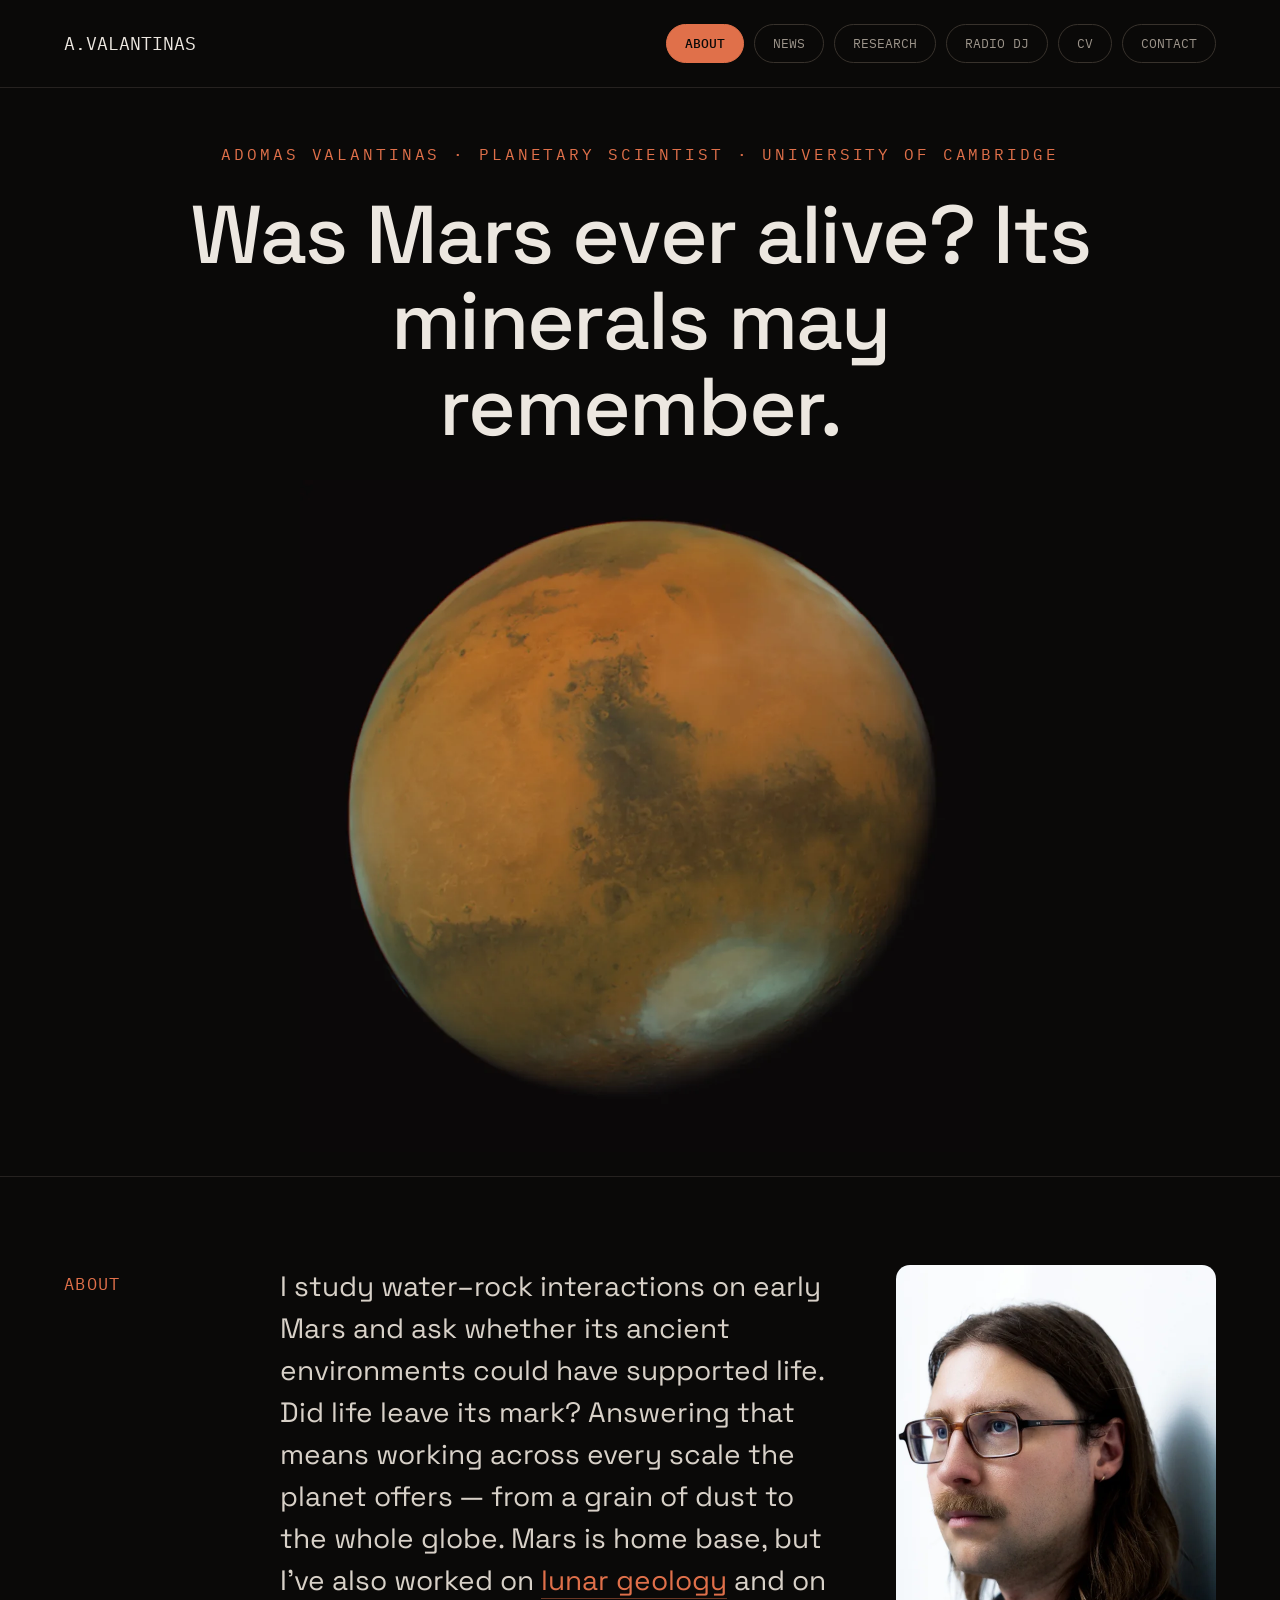
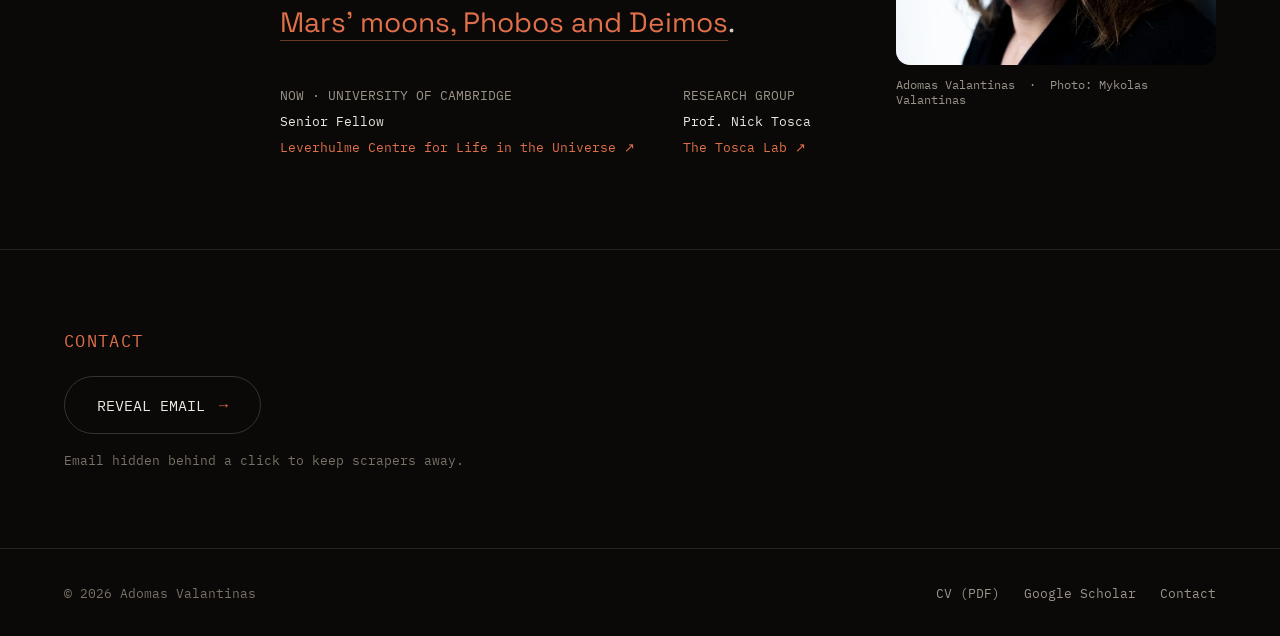
<file: index.html>
<!DOCTYPE html>
<html lang="en">
<head>
<meta charset="utf-8">
<meta name="viewport" content="width=device-width, initial-scale=1">
<title>Adomas Valantinas — Planetary Scientist</title>
<meta name="description" content="Adomas Valantinas is a planetary scientist and Senior Fellow at the Leverhulme Centre for Life in the Universe (LCLU), University of Cambridge, studying water–rock interactions on early Mars through lab geochemistry and orbital mineral mapping, with work on the Moon and on Mars' moons Phobos and Deimos.">
<link rel="canonical" href="https://avalantinas.com/">
<meta property="og:title" content="Adomas Valantinas — Planetary Scientist">
<meta property="og:description" content="Was Mars ever alive? Its minerals may remember.">
<meta property="og:image" content="https://avalantinas.com/assets/images/og-image.jpg">
<meta property="og:url" content="https://avalantinas.com/">
<meta property="og:type" content="website">
<meta name="twitter:card" content="summary_large_image">
<link rel="icon" href="favicon.svg" type="image/svg+xml">
<link rel="preload" href="assets/fonts/space-grotesk-latin.woff2" as="font" type="font/woff2" crossorigin>
<link rel="preload" href="assets/fonts/ibm-plex-mono-400-latin.woff2" as="font" type="font/woff2" crossorigin>
<link rel="stylesheet" href="assets/styles.css">
</head>
<body>
<div class="wrap">

  <nav>
    <a class="brand" href="index.html">A.VALANTINAS</a>
    <div class="tabs">
      <a class="active" href="index.html">ABOUT</a>
      <a href="news.html">NEWS</a>
      <a href="research.html">RESEARCH</a>
      <a href="radio.html">RADIO DJ</a>
      <a href="cv.html">CV</a>
      <a href="#contact">CONTACT</a>
    </div>
  </nav>

  <header class="hero">
    <div class="kicker">ADOMAS VALANTINAS · PLANETARY SCIENTIST · UNIVERSITY OF CAMBRIDGE</div>
    <h1>Was Mars ever alive? Its minerals may remember.</h1>
    <img src="assets/images/mars-hero.webp" alt="Mars" width="1063" height="1051" fetchpriority="high">
  </header>

  <section class="about" id="about">
    <div class="label">ABOUT</div>
    <div>
      <p class="lede">I study water–rock interactions on early Mars and ask whether its ancient environments could have supported life. Did life leave its mark? Answering that means working across every scale the planet offers — from a grain of dust to the whole globe. Mars is home base, but I've also worked on <a href="research.html#moon">lunar geology</a> and on <a href="research.html#phobos-deimos">Mars' moons, Phobos and Deimos</a>.</p>
      <div class="posts">
        <div class="now">
          <div class="k">NOW · UNIVERSITY OF CAMBRIDGE</div>
          <div>Senior Fellow</div>
          <div><a href="https://www.lclu.cam.ac.uk/" target="_blank" rel="noopener">Leverhulme Centre for Life in the Universe <span>↗</span></a></div>
        </div>
        <div class="now">
          <div class="k">RESEARCH GROUP</div>
          <div>Prof. Nick Tosca</div>
          <div><a href="https://www.toscalab.com/" target="_blank" rel="noopener">The Tosca Lab <span>↗</span></a></div>
        </div>
      </div>
    </div>
    <figure>
      <img src="assets/images/portrait.webp" alt="Adomas Valantinas" width="640" height="960">
      <figcaption>Adomas Valantinas &nbsp;·&nbsp; Photo: Mykolas Valantinas</figcaption>
    </figure>
  </section>

  <section class="contact" id="contact">
    <span class="label">CONTACT</span>
    <button id="reveal-email" type="button">REVEAL EMAIL <span>→</span></button>
    <a id="email-link" href="#" hidden></a>
    <div class="note">Email hidden behind a click to keep scrapers away.</div>
  </section>

  <footer>
    <div>© 2026 Adomas Valantinas</div>
    <div class="foot-links">
      <a href="cv.pdf?v=20261014b" target="_blank">CV (PDF)</a>
      <a href="https://scholar.google.com/citations?user=em-A6u8AAAAJ&hl=en" target="_blank" rel="noopener">Google Scholar</a>
      <a href="index.html#contact">Contact</a>
    </div>
  </footer>

</div>

<script>
document.getElementById('reveal-email').addEventListener('click', function () {
  var addr = ['av777', '@', 'cam', '.', 'ac', '.', 'uk'].join('');
  var link = document.getElementById('email-link');
  link.textContent = addr;
  link.href = 'mailto:' + addr;
  link.hidden = false;
  this.remove();
});
</script>
</body>
</html>
</file>
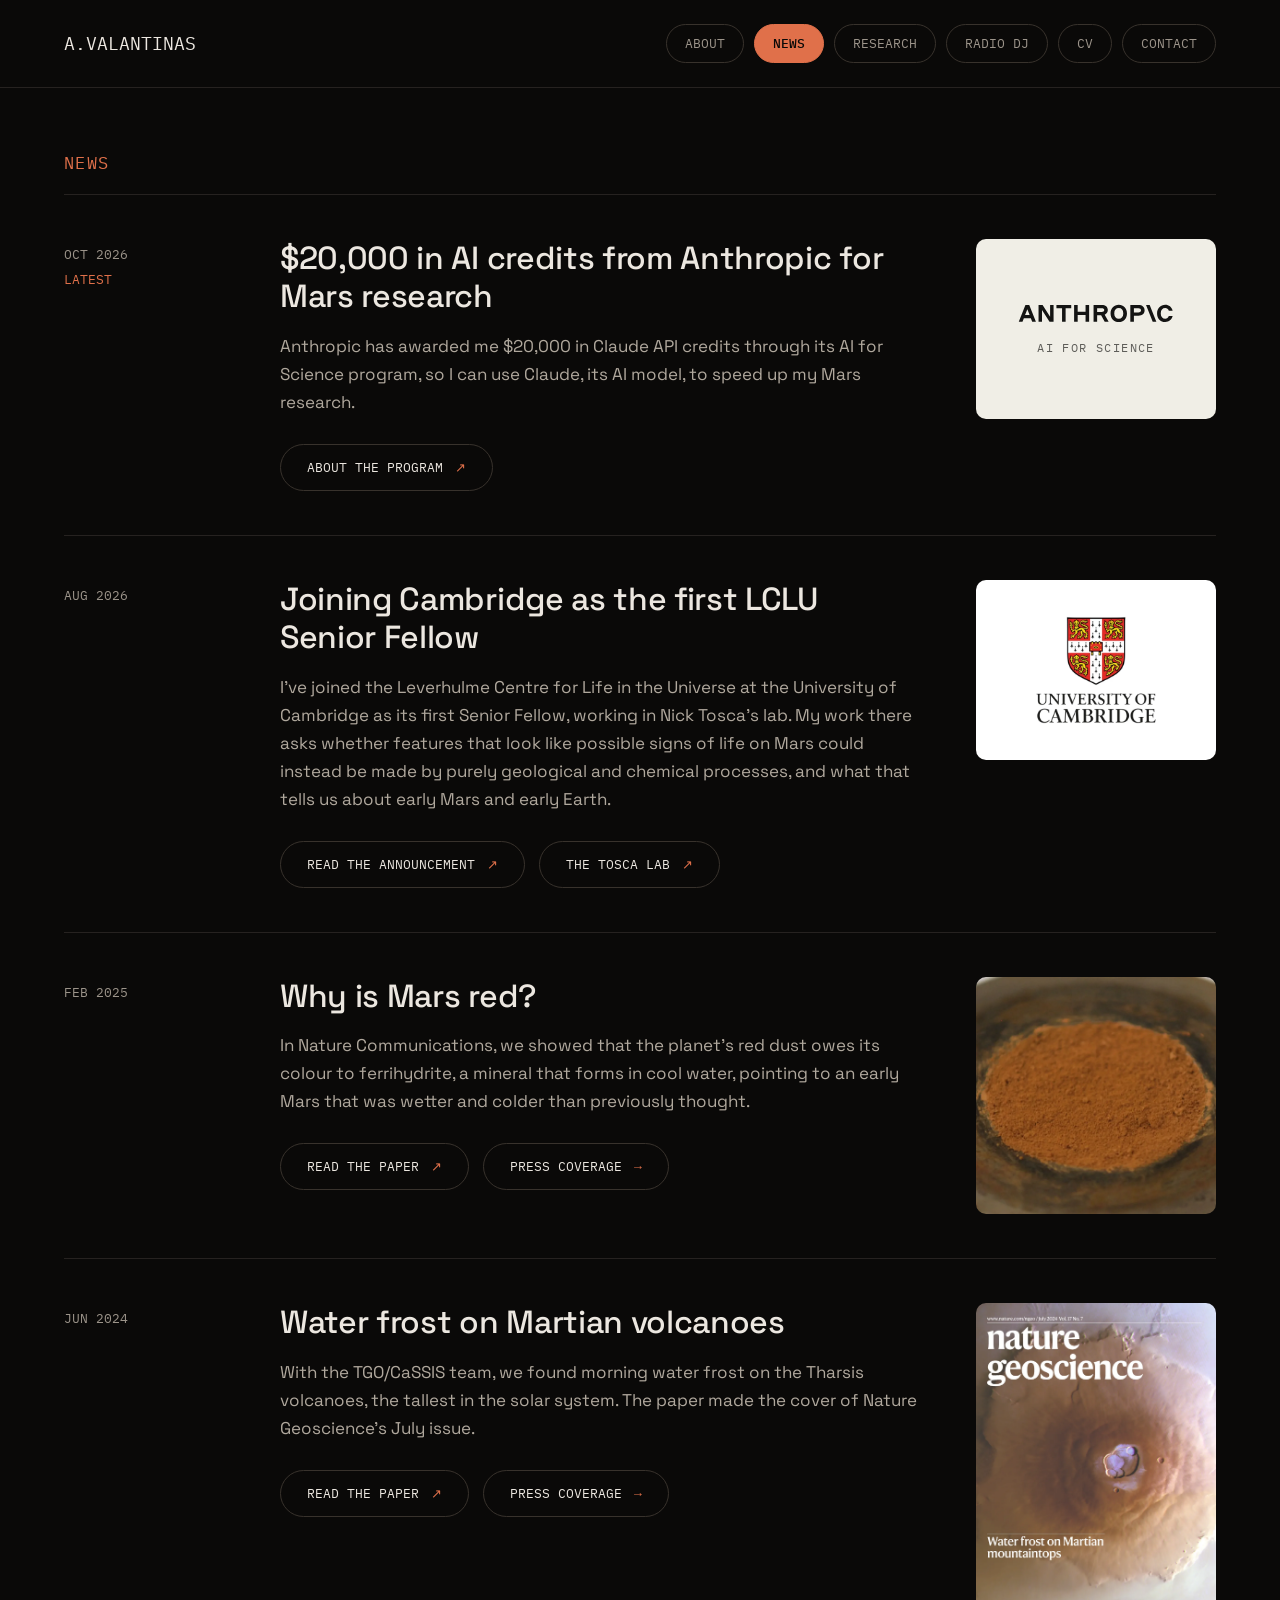
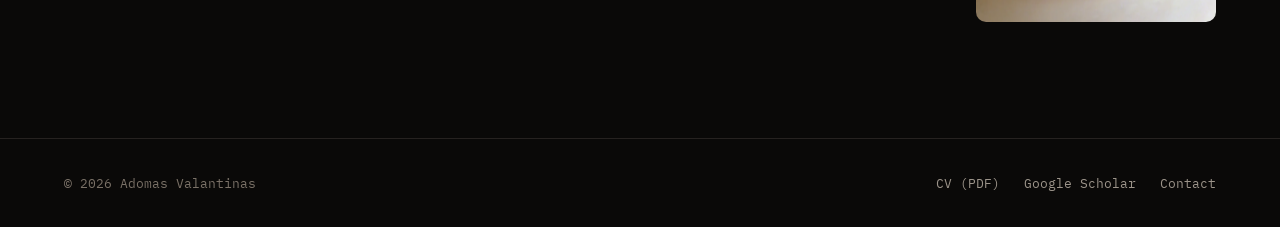
<file: news.html>
<!DOCTYPE html>
<html lang="en">
<head>
<meta charset="utf-8">
<meta name="viewport" content="width=device-width, initial-scale=1">
<title>News — Adomas Valantinas</title>
<meta name="description" content="News from Adomas Valantinas: $20,000 in Claude API credits from Anthropic's AI for Science program for Mars research, joining the University of Cambridge as the first Senior Fellow of the Leverhulme Centre for Life in the Universe (LCLU), new papers and discoveries.">
<link rel="canonical" href="https://avalantinas.com/news.html">
<meta property="og:title" content="News — Adomas Valantinas">
<meta property="og:description" content="Anthropic AI for Science award for Mars research, first LCLU Senior Fellow at the University of Cambridge, new papers and discoveries.">
<meta property="og:image" content="https://avalantinas.com/assets/images/og-image.jpg">
<meta property="og:url" content="https://avalantinas.com/news.html">
<meta property="og:type" content="website">
<link rel="icon" href="favicon.svg" type="image/svg+xml">
<link rel="preload" href="assets/fonts/space-grotesk-latin.woff2" as="font" type="font/woff2" crossorigin>
<link rel="preload" href="assets/fonts/ibm-plex-mono-400-latin.woff2" as="font" type="font/woff2" crossorigin>
<link rel="stylesheet" href="assets/styles.css">
</head>
<body>
<div class="wrap">

  <nav>
    <a class="brand" href="index.html">A.VALANTINAS</a>
    <div class="tabs">
      <a href="index.html">ABOUT</a>
      <a class="active" href="news.html">NEWS</a>
      <a href="research.html">RESEARCH</a>
      <a href="radio.html">RADIO DJ</a>
      <a href="cv.html">CV</a>
      <a href="index.html#contact">CONTACT</a>
    </div>
  </nav>

  <section class="news">
    <span class="label">NEWS</span>

    <!-- newest first; copy an <article> block to add an item (add class="has-media" + a .media block for a picture) -->
    <article class="news-item has-media">
      <div class="date">OCT 2026<br><span class="tag">LATEST</span></div>
      <div class="body">
        <h2>$20,000 in AI credits from Anthropic for Mars research</h2>
        <p>Anthropic has awarded me $20,000 in Claude API credits through its AI for Science program, so I can use Claude, its AI model, to speed up my Mars research.</p>
        <div class="pills">
          <a class="pill" href="https://www.anthropic.com/news/ai-for-science-program" target="_blank" rel="noopener">ABOUT THE PROGRAM <span>↗</span></a>
        </div>
      </div>
      <div class="media logo-tile">
        <svg viewBox="0 0 182 24" role="img" aria-label="Anthropic"><title>Anthropic</title><path fill="currentColor" d="M38.247 15.874L29.553 2.338H24.86v19.337h4.002V8.139l8.694 13.536h4.693V2.338h-4.003v13.536zm7.313-9.807h6.487v15.608h4.14V6.067h6.487v-3.73H45.56v3.73zm33.686 3.978h-9.109V2.338h-4.14v19.337h4.14v-7.9h9.109v7.9h4.14V2.338h-4.14v7.707zm13.39-3.978h5.108c2.043 0 3.12.746 3.12 2.155 0 1.408-1.077 2.154-3.12 2.154h-5.107v-4.31zm12.37 2.155c0-3.647-2.679-5.884-7.068-5.884h-9.443v19.337h4.142v-7.57h4.61l4.142 7.57h4.583l-4.586-8.146c2.302-.885 3.62-2.75 3.62-5.307zm12.686 9.91c-3.257 0-5.244-2.32-5.244-6.104 0-3.84 1.987-6.16 5.244-6.16 3.23 0 5.189 2.32 5.189 6.16 0 3.784-1.96 6.105-5.189 6.105zm0-16.132c-5.575 0-9.522 4.144-9.522 10.028 0 5.828 3.947 9.972 9.522 9.972 5.547 0 9.466-4.144 9.466-9.972C127.158 6.144 123.24 2 117.692 2zm22.59 8.929h-5.109V6.067h5.11c2.043 0 3.12.829 3.12 2.43 0 1.603-1.077 2.432-3.12 2.432zm.194-8.591h-9.445v19.337h4.142v-7.017h5.303c4.39 0 7.07-2.32 7.07-6.16 0-3.84-2.68-6.16-7.07-6.16zm35.108 12.839c-.718 1.878-2.153 2.956-4.113 2.956-3.257 0-5.244-2.32-5.244-6.105 0-3.84 1.987-6.16 5.244-6.16 1.96 0 3.395 1.077 4.113 2.955h4.388C178.896 4.68 175.667 2 171.472 2c-5.576 0-9.523 4.144-9.523 10.028 0 5.828 3.947 9.972 9.522 9.972 4.223 0 7.453-2.707 8.529-6.823h-4.416zm-26.39-12.84l7.705 19.338h4.225L153.42 2.338h-4.225zM9.277 14.024l2.636-6.796 2.637 6.796H9.276zm.428-11.685L2 21.675h4.307l1.576-4.06h8.06l1.575 4.06h4.307L14.121 2.338H9.704z"/></svg>
        <span>AI FOR SCIENCE</span>
      </div>
    </article>

    <article class="news-item has-media">
      <div class="date">AUG 2026</div>
      <div class="body">
        <h2>Joining Cambridge as the first LCLU Senior Fellow</h2>
        <p>I've joined the Leverhulme Centre for Life in the Universe at the University of Cambridge as its first Senior Fellow, working in Nick Tosca's lab. My work there asks whether features that look like possible signs of life on Mars could instead be made by purely geological and chemical processes, and what that tells us about early Mars and early Earth.</p>
        <div class="pills">
          <a class="pill" href="https://www.lclu.cam.ac.uk/news/welcoming-dr-adomas-valantinas-first-lclu-senior-fellow" target="_blank" rel="noopener">READ THE ANNOUNCEMENT <span>↗</span></a>
          <a class="pill" href="https://www.toscalab.com/" target="_blank" rel="noopener">THE TOSCA LAB <span>↗</span></a>
        </div>
      </div>
      <div class="media logo-tile cam">
        <img src="assets/images/cambridge-logo.webp" alt="University of Cambridge" width="382" height="344" loading="lazy" decoding="async">
      </div>
    </article>

    <article class="news-item has-media">
      <div class="date">FEB 2025</div>
      <div class="body">
        <h2>Why is Mars red?</h2>
        <p>In Nature Communications, we showed that the planet's red dust owes its colour to ferrihydrite, a mineral that forms in cool water, pointing to an early Mars that was wetter and colder than previously thought.</p>
        <div class="pills">
          <a class="pill" href="https://doi.org/10.1038/s41467-025-56970-z" target="_blank" rel="noopener">READ THE PAPER <span>↗</span></a>
          <a class="pill" href="research.html#red-dust">PRESS COVERAGE <span>→</span></a>
        </div>
      </div>
      <figure class="media">
        <img src="assets/images/red-dust.webp" alt="Laboratory analog of Martian red dust" width="1040" height="1029" loading="lazy" decoding="async">
      </figure>
    </article>

    <article class="news-item has-media">
      <div class="date">JUN 2024</div>
      <div class="body">
        <h2>Water frost on Martian volcanoes</h2>
        <p>With the TGO/CaSSIS team, we found morning water frost on the Tharsis volcanoes, the tallest in the solar system. The paper made the cover of Nature Geoscience's July issue.</p>
        <div class="pills">
          <a class="pill" href="https://doi.org/10.1038/s41561-024-01457-7" target="_blank" rel="noopener">READ THE PAPER <span>↗</span></a>
          <a class="pill" href="research.html#frost">PRESS COVERAGE <span>→</span></a>
        </div>
      </div>
      <figure class="media">
        <img src="assets/images/nature-cover.webp" alt="Nature Geoscience July 2024 cover" width="1040" height="1382" loading="lazy" decoding="async">
      </figure>
    </article>
  </section>

  <footer>
    <div>© 2026 Adomas Valantinas</div>
    <div class="foot-links">
      <a href="cv.pdf?v=20261014b" target="_blank">CV (PDF)</a>
      <a href="https://scholar.google.com/citations?user=em-A6u8AAAAJ&hl=en" target="_blank" rel="noopener">Google Scholar</a>
      <a href="index.html#contact">Contact</a>
    </div>
  </footer>

</div>
</body>
</html>
</file>
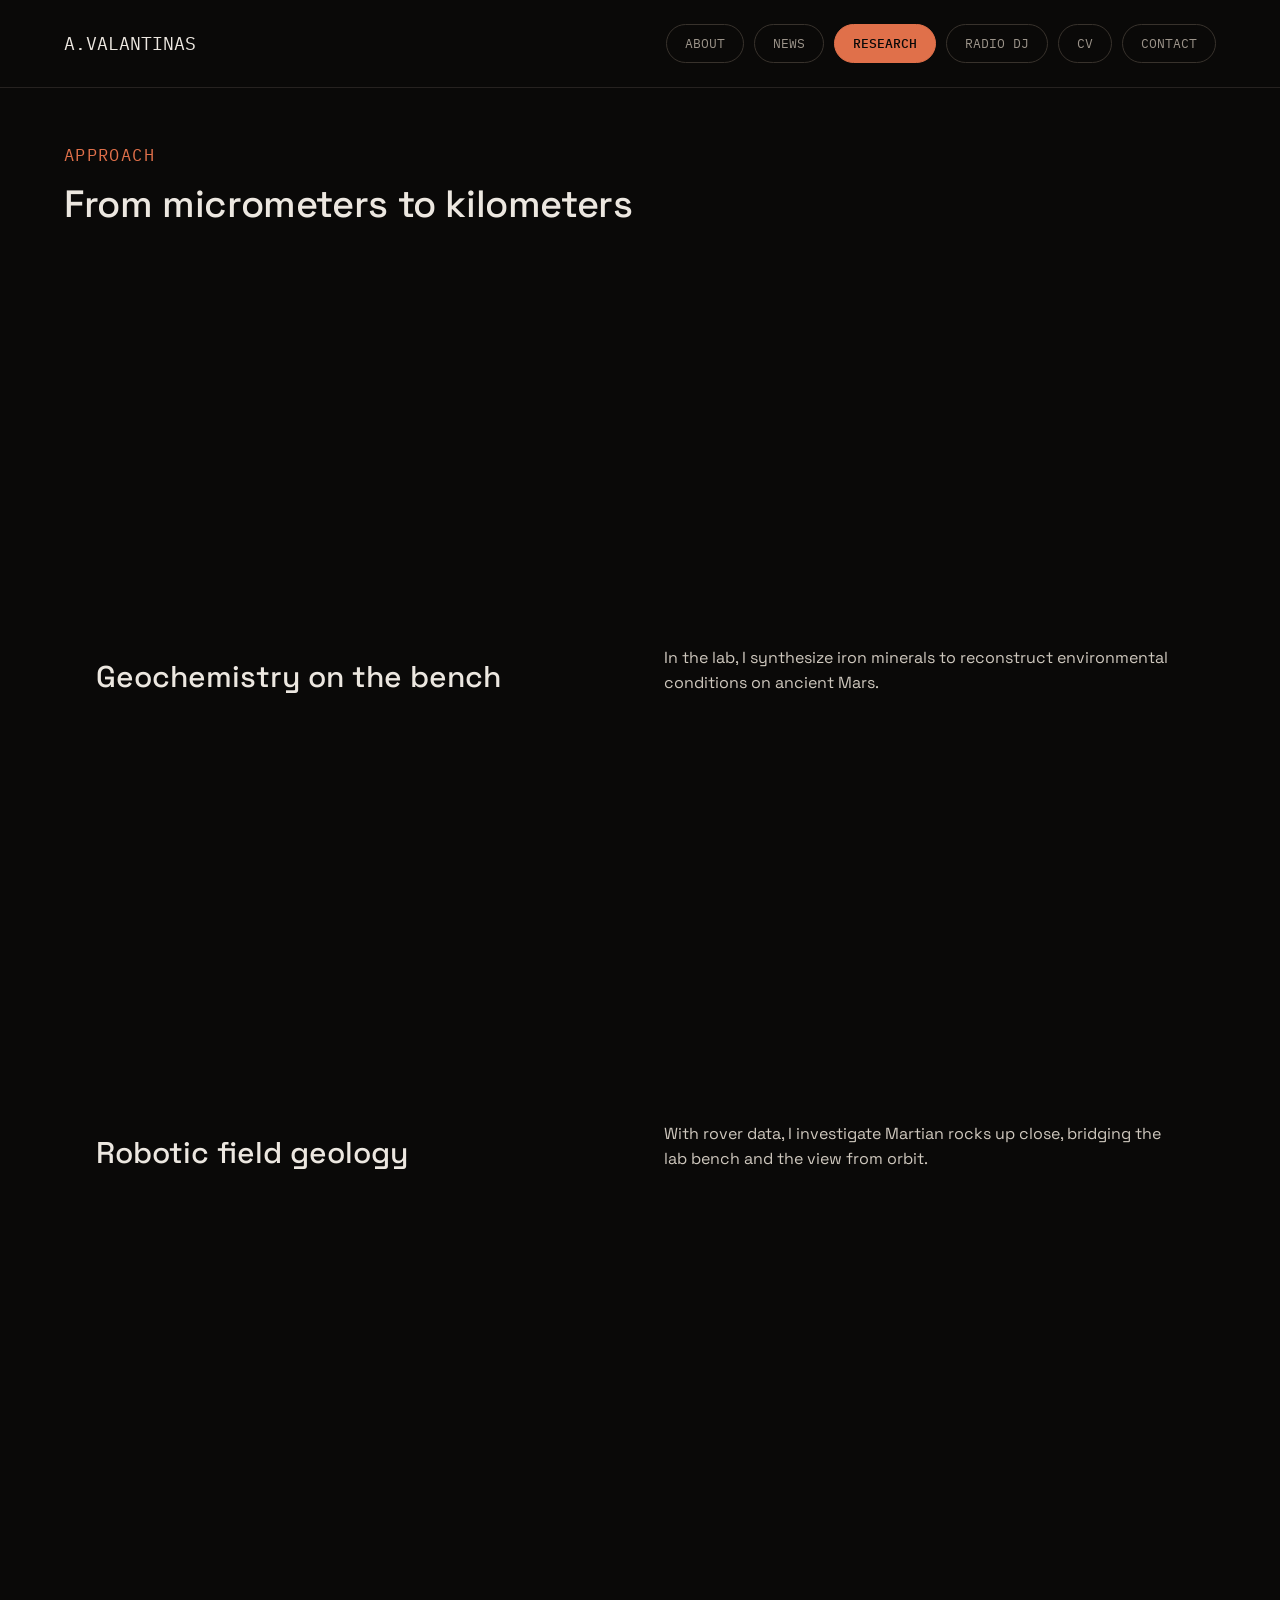
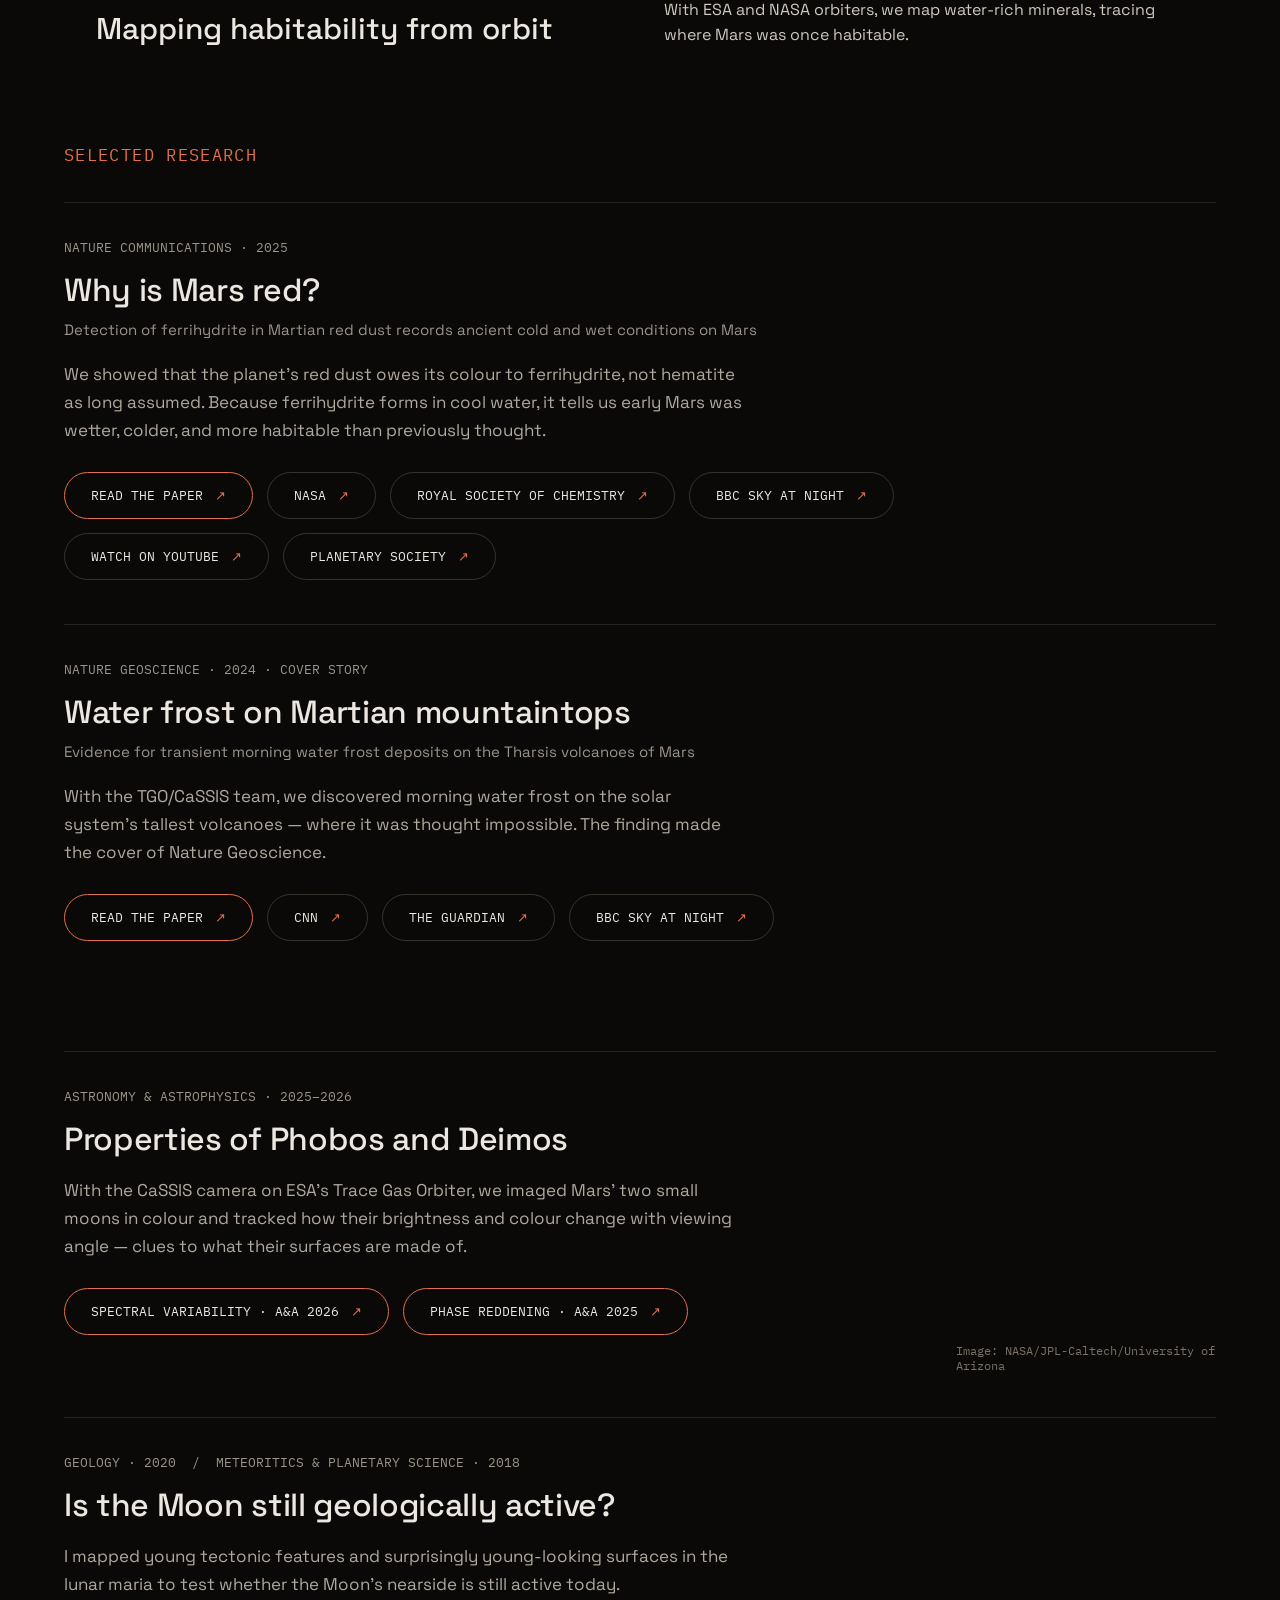
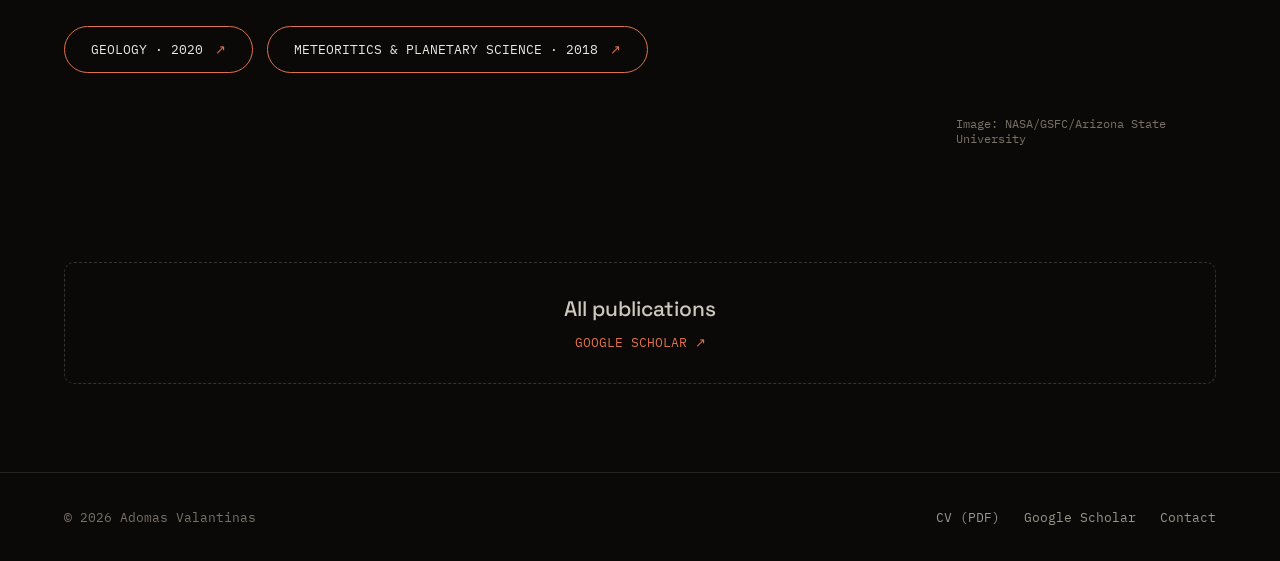
<file: press.html>
<!DOCTYPE html>
<html lang="en">
<head>
<meta charset="utf-8">
<meta name="viewport" content="width=device-width, initial-scale=1">
<title>Press — Adomas Valantinas</title>
<meta name="robots" content="noindex">
<link rel="canonical" href="https://avalantinas.com/research.html">
<meta http-equiv="refresh" content="0; url=research.html#red-dust">
<link rel="icon" href="favicon.svg" type="image/svg+xml">
<link rel="stylesheet" href="assets/styles.css">
</head>
<body>
<!-- Press was merged into the Research page (2026-10). This stub keeps old links working. -->
<div class="wrap">
  <div class="page-head">
    <span class="label">PRESS</span>
    <h1>Press coverage now lives on the <a href="research.html#red-dust">Research page</a>.</h1>
  </div>
</div>
</body>
</html>
</file>
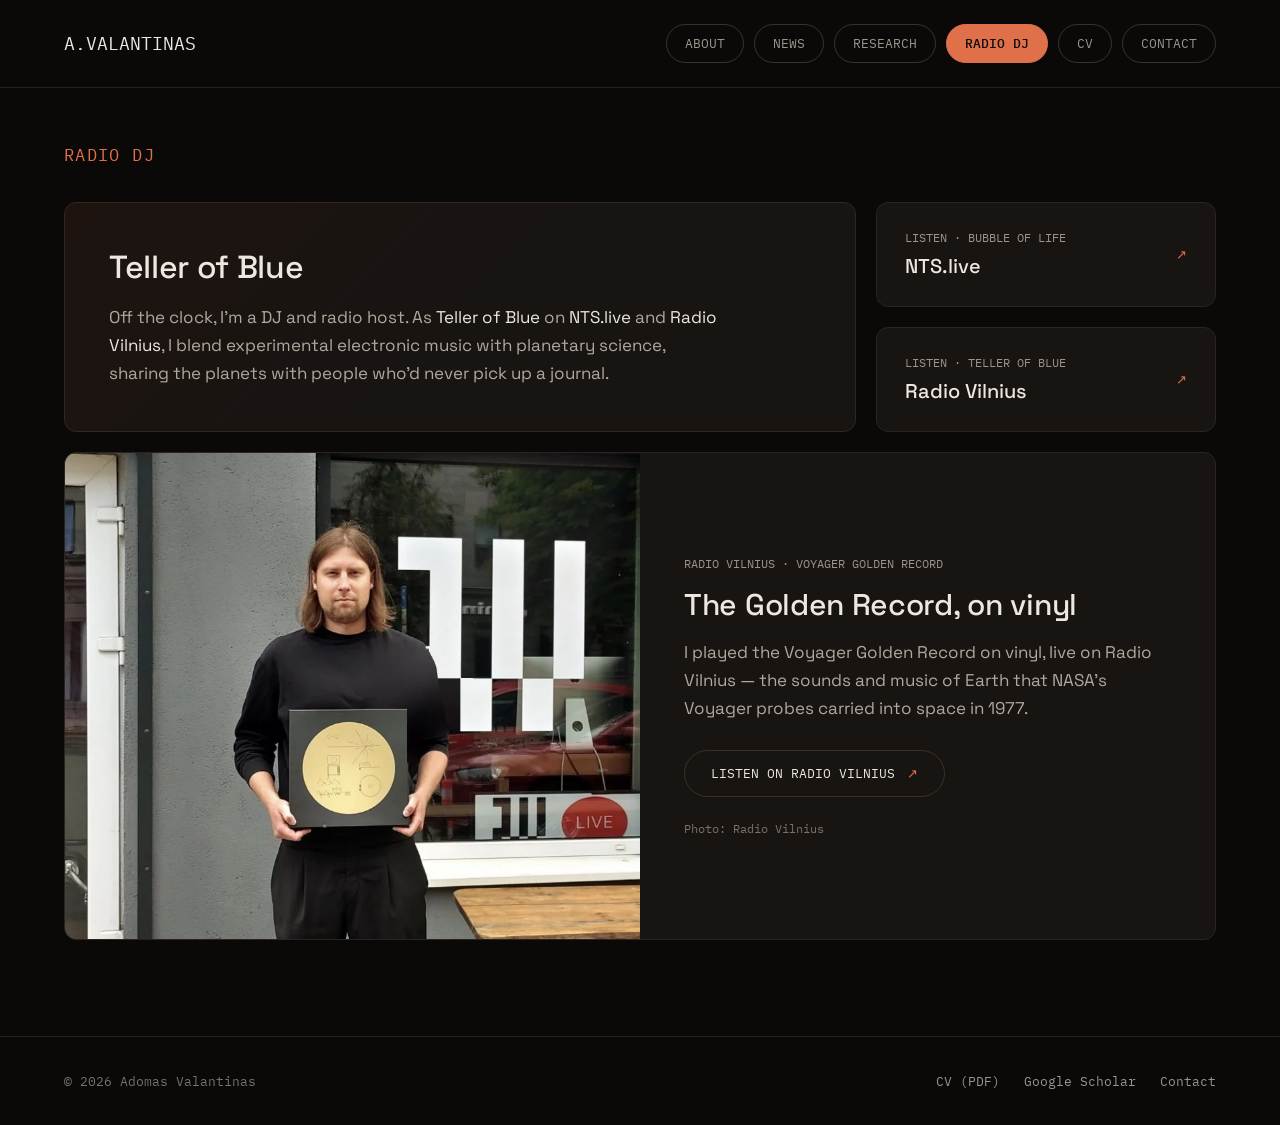
<file: radio.html>
<!DOCTYPE html>
<html lang="en">
<head>
<meta charset="utf-8">
<meta name="viewport" content="width=device-width, initial-scale=1">
<title>Radio DJ — Adomas Valantinas</title>
<meta name="description" content="Teller of Blue — DJ and radio host on NTS.live and Radio Vilnius, blending experimental electronic music with planetary science.">
<link rel="canonical" href="https://avalantinas.com/radio.html">
<meta property="og:title" content="Radio DJ — Adomas Valantinas">
<meta property="og:description" content="Teller of Blue on NTS.live and Radio Vilnius.">
<meta property="og:image" content="https://avalantinas.com/assets/images/og-image.jpg">
<meta property="og:url" content="https://avalantinas.com/radio.html">
<meta property="og:type" content="website">
<link rel="icon" href="favicon.svg" type="image/svg+xml">
<link rel="preload" href="assets/fonts/space-grotesk-latin.woff2" as="font" type="font/woff2" crossorigin>
<link rel="preload" href="assets/fonts/ibm-plex-mono-400-latin.woff2" as="font" type="font/woff2" crossorigin>
<link rel="stylesheet" href="assets/styles.css">
</head>
<body>
<div class="wrap">

  <nav>
    <a class="brand" href="index.html">A.VALANTINAS</a>
    <div class="tabs">
      <a href="index.html">ABOUT</a>
      <a href="news.html">NEWS</a>
      <a href="research.html">RESEARCH</a>
      <a class="active" href="radio.html">RADIO DJ</a>
      <a href="cv.html">CV</a>
      <a href="index.html#contact">CONTACT</a>
    </div>
  </nav>

  <section class="radio">
    <span class="label">RADIO DJ</span>
    <div class="radio-grid">
      <div class="radio-main">
        <h2>Teller of Blue</h2>
        <p>Off the clock, I'm a DJ and radio host. As <b>Teller of Blue</b> on <b>NTS.live</b> and <b>Radio Vilnius</b>, I blend experimental electronic music with planetary science, sharing the planets with people who'd never pick up a journal.</p>
      </div>
      <div class="radio-side">
        <a class="listen" href="https://www.nts.live/shows/metamorphosis-2024/episodes/metamorphosis-2024-bubble-of-life-w-teller-of-blue-21st-april-2024" target="_blank" rel="noopener">
          <div>
            <div class="k">LISTEN · BUBBLE OF LIFE</div>
            <div class="t">NTS.live</div>
          </div>
          <div class="arrow">↗</div>
        </a>
        <a class="listen" href="https://radiovilnius.live/category/shows/teller-of-blue/" target="_blank" rel="noopener">
          <div>
            <div class="k">LISTEN · TELLER OF BLUE</div>
            <div class="t">Radio Vilnius</div>
          </div>
          <div class="arrow">↗</div>
        </a>
      </div>
    </div>

    <div class="record">
      <a class="record-photo" href="https://radiovilnius.live/12151-2/" target="_blank" rel="noopener">
        <img src="assets/images/voyager-record.webp" alt="Adomas Valantinas holding the Voyager Golden Record outside the Radio Vilnius studio" width="859" height="726" loading="lazy" decoding="async">
      </a>
      <div class="record-text">
        <div class="k">RADIO VILNIUS · VOYAGER GOLDEN RECORD</div>
        <h3>The Golden Record, on vinyl</h3>
        <p>I played the Voyager Golden Record on vinyl, live on Radio Vilnius — the sounds and music of Earth that NASA's Voyager probes carried into space in 1977.</p>
        <a class="pill" href="https://radiovilnius.live/12151-2/" target="_blank" rel="noopener">LISTEN ON RADIO VILNIUS <span>↗</span></a>
        <div class="credit">Photo: Radio Vilnius</div>
      </div>
    </div>
  </section>

  <footer>
    <div>© 2026 Adomas Valantinas</div>
    <div class="foot-links">
      <a href="cv.pdf?v=20261014b" target="_blank">CV (PDF)</a>
      <a href="https://scholar.google.com/citations?user=em-A6u8AAAAJ&hl=en" target="_blank" rel="noopener">Google Scholar</a>
      <a href="index.html#contact">Contact</a>
    </div>
  </footer>

</div>
</body>
</html>
</file>
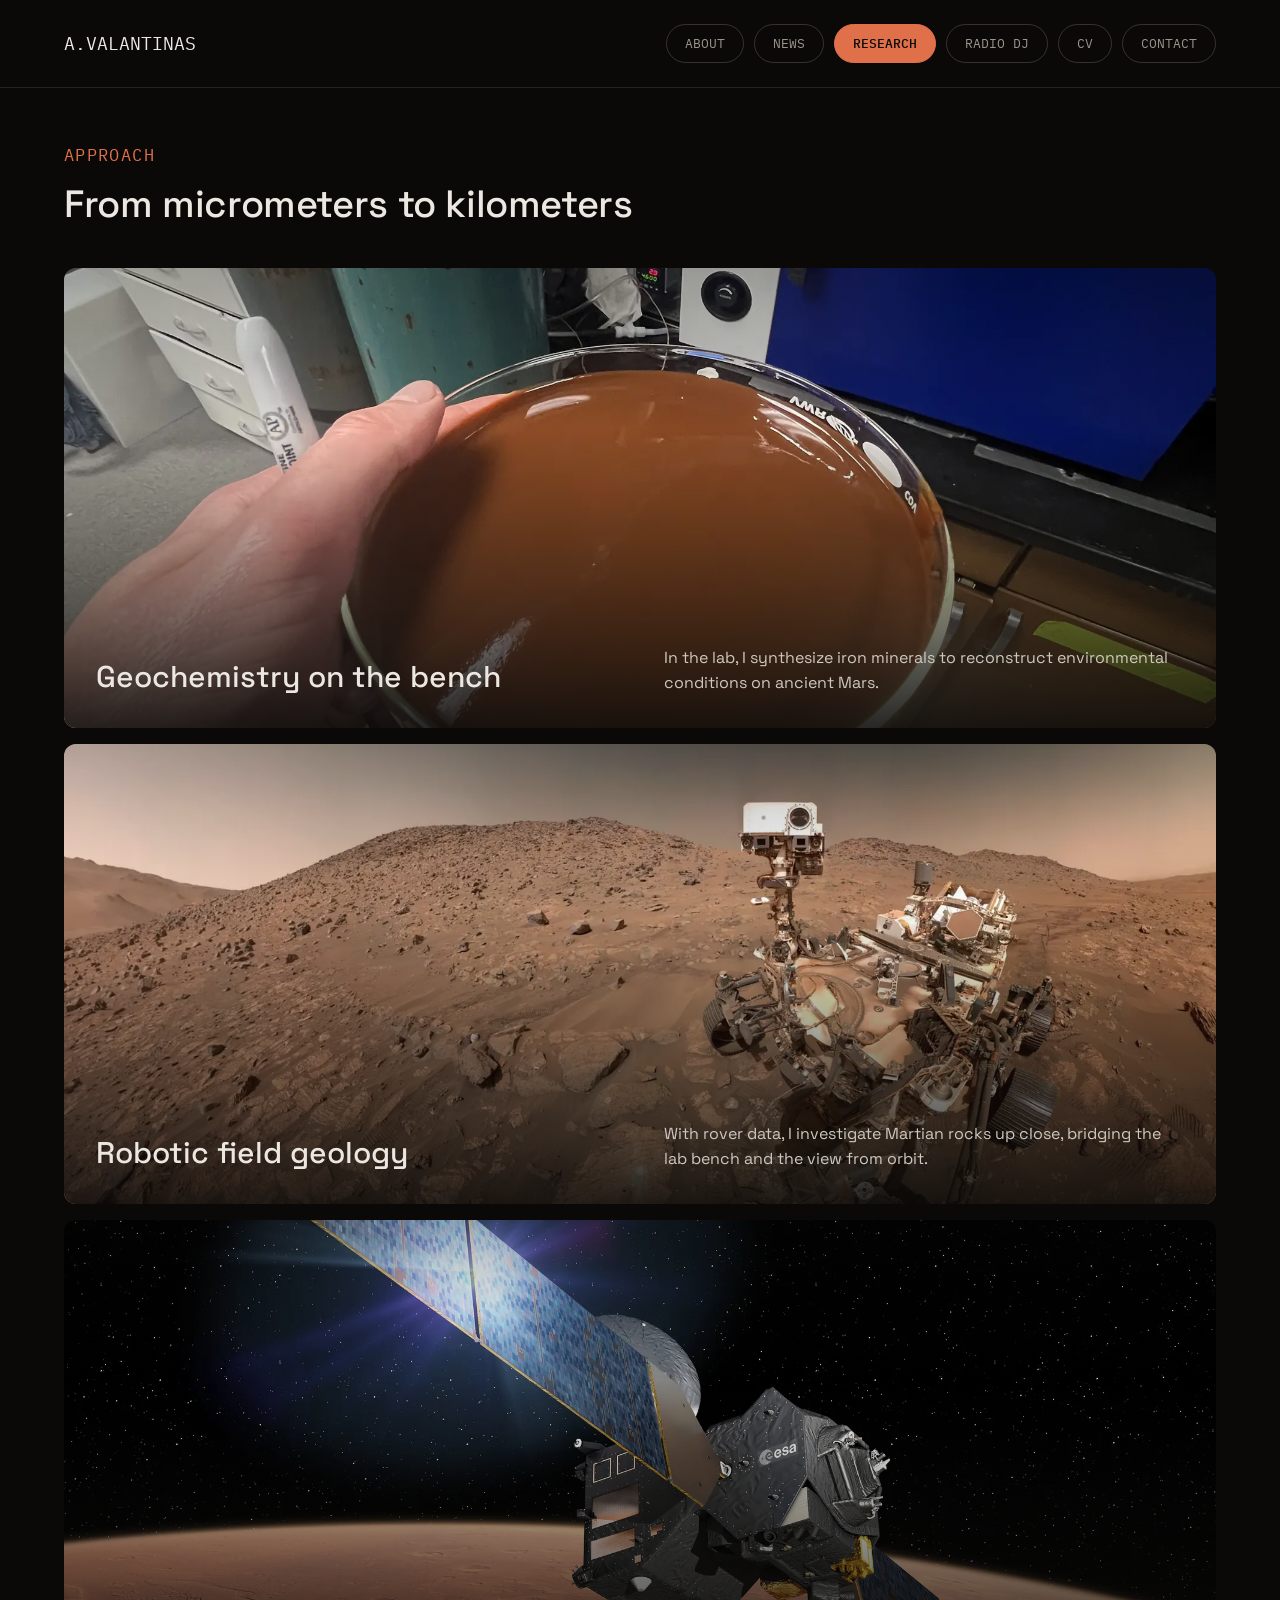
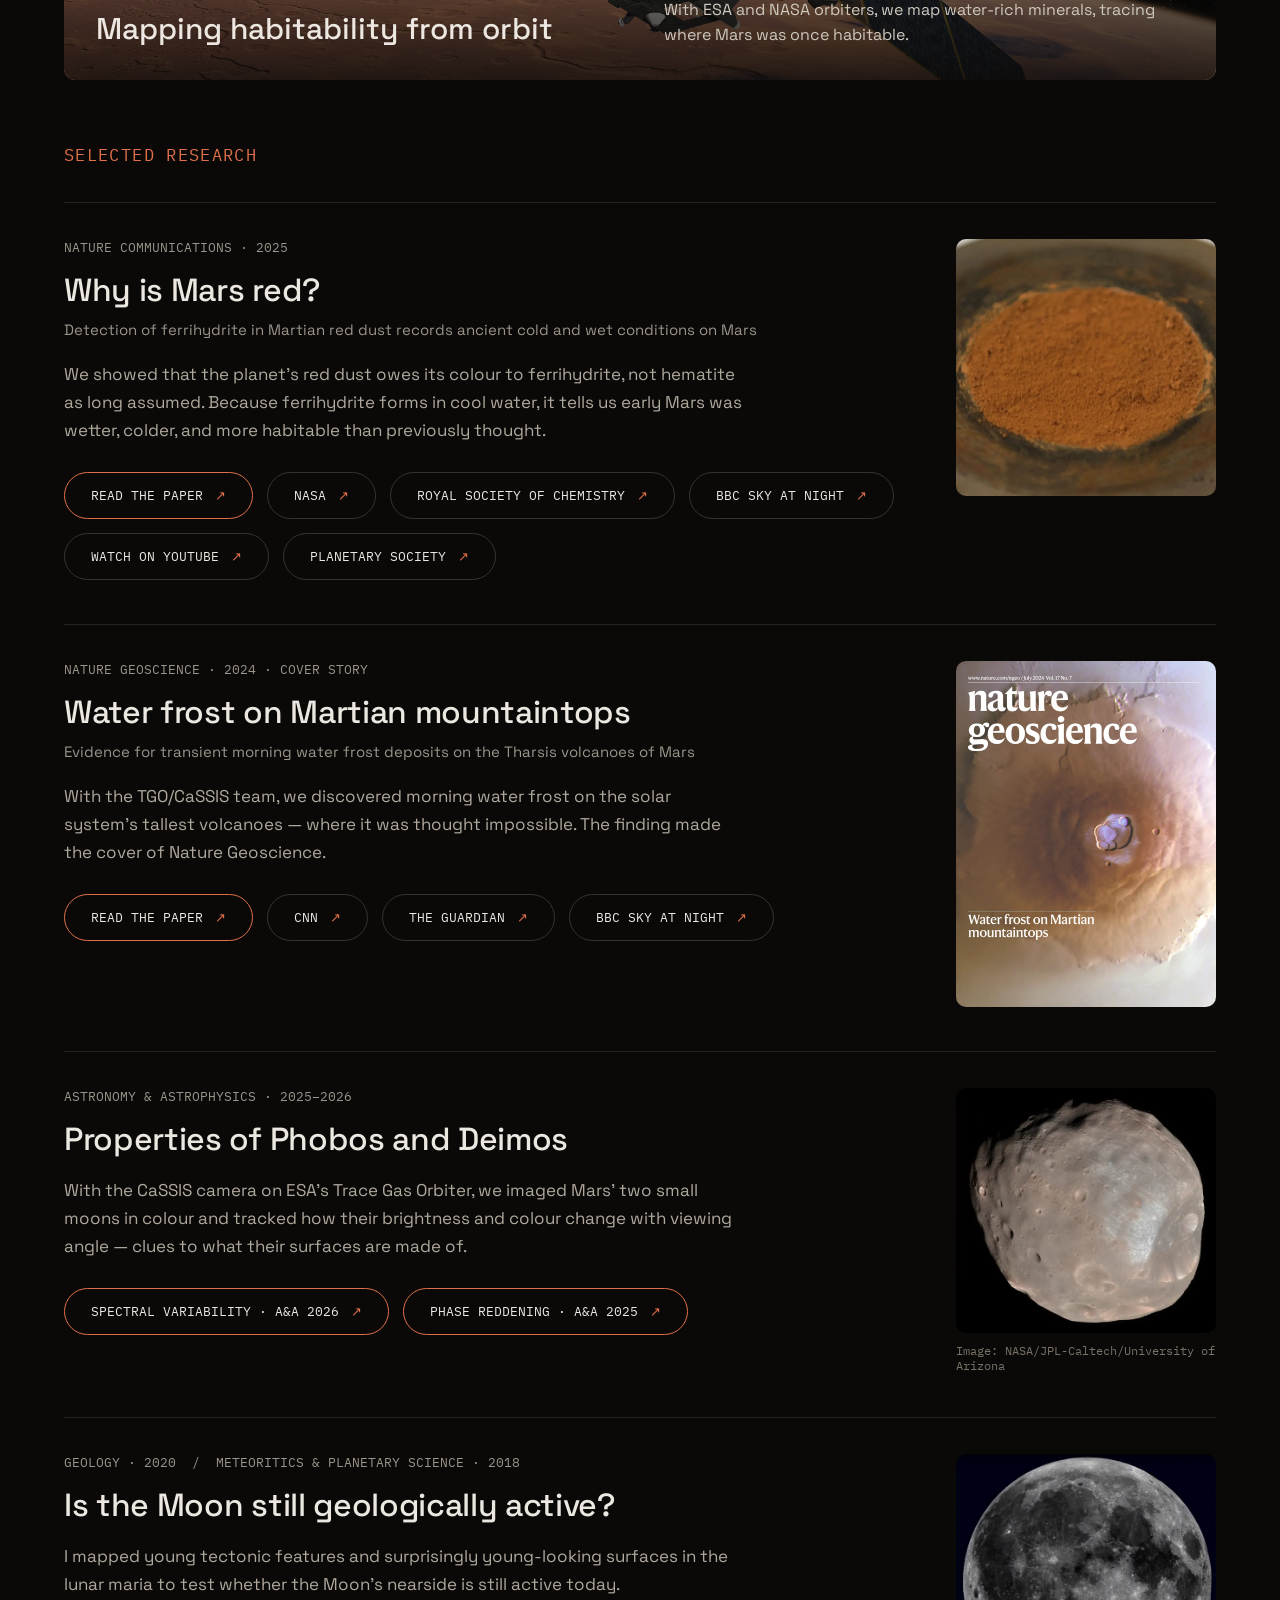
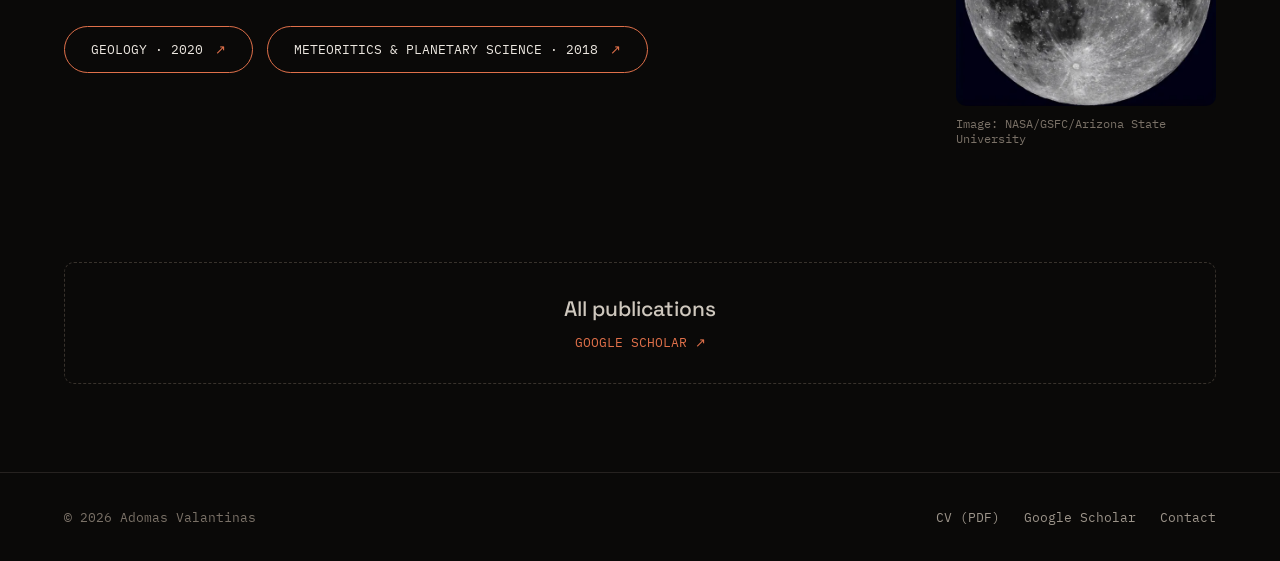
<file: research.html>
<!DOCTYPE html>
<html lang="en">
<head>
<meta charset="utf-8">
<meta name="viewport" content="width=device-width, initial-scale=1">
<title>Research — Adomas Valantinas</title>
<meta name="description" content="Planetary science on Mars, Phobos and Deimos, and lunar geology: laboratory geochemistry of iron minerals, orbital mineral mapping, selected publications and press coverage (CNN, The Guardian, NASA, BBC).">
<link rel="canonical" href="https://avalantinas.com/research.html">
<meta property="og:title" content="Research — Adomas Valantinas">
<meta property="og:description" content="From micrometers to kilometers: Mars, Phobos and Deimos, and lunar geology.">
<meta property="og:image" content="https://avalantinas.com/assets/images/og-image.jpg">
<meta property="og:url" content="https://avalantinas.com/research.html">
<meta property="og:type" content="website">
<link rel="icon" href="favicon.svg" type="image/svg+xml">
<link rel="preload" href="assets/fonts/space-grotesk-latin.woff2" as="font" type="font/woff2" crossorigin>
<link rel="preload" href="assets/fonts/ibm-plex-mono-400-latin.woff2" as="font" type="font/woff2" crossorigin>
<link rel="stylesheet" href="assets/styles.css">
</head>
<body>
<div class="wrap">

  <nav>
    <a class="brand" href="index.html">A.VALANTINAS</a>
    <div class="tabs">
      <a href="index.html">ABOUT</a>
      <a href="news.html">NEWS</a>
      <a class="active" href="research.html">RESEARCH</a>
      <a href="radio.html">RADIO DJ</a>
      <a href="cv.html">CV</a>
      <a href="index.html#contact">CONTACT</a>
    </div>
  </nav>

  <section class="approach">
    <span class="label">APPROACH</span>
    <h2>From micrometers to kilometers</h2>

    <div class="panels">
      <div class="panel">
        <img src="assets/images/lab-bench.webp" alt="Synthesized iron mineral suspension in the laboratory" style="object-position: center 55%;" loading="lazy" decoding="async">
        <div class="shade"></div>
        <div class="cap">
          <h3>Geochemistry on the bench</h3>
          <p>In the lab, I synthesize iron minerals to reconstruct environmental conditions on ancient Mars.</p>
        </div>
      </div>
      <div class="panel">
        <img src="assets/images/perseverance.webp" alt="NASA's Perseverance rover on Mars" style="object-position: center 18%;" loading="lazy" decoding="async">
        <div class="shade"></div>
        <div class="cap">
          <h3>Robotic field geology</h3>
          <p>With rover data, I investigate Martian rocks up close, bridging the lab bench and the view from orbit.</p>
        </div>
      </div>
      <div class="panel">
        <img src="assets/images/tgo-orbiter.webp" alt="ESA Trace Gas Orbiter above Mars" style="object-position: center 66%;" loading="lazy" decoding="async">
        <div class="shade"></div>
        <div class="cap">
          <h3>Mapping habitability from orbit</h3>
          <p>With ESA and NASA orbiters, we map water-rich minerals, tracing where Mars was once habitable.</p>
        </div>
      </div>
    </div>
  </section>

  <section class="research">
    <span class="label">SELECTED RESEARCH</span>

    <article class="feature has-media" id="red-dust">
      <div class="body">
        <div class="meta">NATURE COMMUNICATIONS · 2025</div>
        <h3>Why is Mars red?</h3>
        <div class="paper">Detection of ferrihydrite in Martian red dust records ancient cold and wet conditions on Mars</div>
        <p>We showed that the planet's red dust owes its colour to ferrihydrite, not hematite as long assumed. Because ferrihydrite forms in cool water, it tells us early Mars was wetter, colder, and more habitable than previously thought.</p>
        <div class="pills">
          <a class="pill primary" href="https://doi.org/10.1038/s41467-025-56970-z" target="_blank" rel="noopener">READ THE PAPER <span>↗</span></a>
          <a class="pill" href="https://www.nasa.gov/centers-and-facilities/goddard/nasa-new-study-on-why-mars-is-red-supports-potentially-habitable-past/" target="_blank" rel="noopener">NASA <span>↗</span></a>
          <a class="pill" href="https://www.chemistryworld.com/news/ferrihydrite-in-martian-dust-may-explain-red-planets-colour-and-hint-at-water-rich-past/4021095.article" target="_blank" rel="noopener">ROYAL SOCIETY OF CHEMISTRY <span>↗</span></a>
          <a class="pill" href="https://www.skyatnightmagazine.com/news/mars-red-ferrihydrite" target="_blank" rel="noopener">BBC SKY AT NIGHT <span>↗</span></a>
          <a class="pill" href="https://www.youtube.com/watch?v=4_DsX-1-q1E" target="_blank" rel="noopener">WATCH ON YOUTUBE <span>↗</span></a>
          <a class="pill" href="https://www.planetary.org/planetary-radio/2025-why-is-mars-red" target="_blank" rel="noopener">PLANETARY SOCIETY <span>↗</span></a>
        </div>
      </div>
      <figure class="media">
        <img src="assets/images/red-dust.webp" alt="Laboratory analog of Martian red dust" width="1040" height="1029" loading="lazy" decoding="async">
      </figure>
    </article>

    <article class="feature has-media" id="frost">
      <div class="body">
        <div class="meta">NATURE GEOSCIENCE · 2024 · COVER STORY</div>
        <h3>Water frost on Martian mountaintops</h3>
        <div class="paper">Evidence for transient morning water frost deposits on the Tharsis volcanoes of Mars</div>
        <p>With the TGO/CaSSIS team, we discovered morning water frost on the solar system's tallest volcanoes — where it was thought impossible. The finding made the cover of Nature Geoscience.</p>
        <div class="pills">
          <a class="pill primary" href="https://doi.org/10.1038/s41561-024-01457-7" target="_blank" rel="noopener">READ THE PAPER <span>↗</span></a>
          <a class="pill" href="https://www.cnn.com/2024/06/11/science/water-frost-mars-volcanoes-equator-scn" target="_blank" rel="noopener">CNN <span>↗</span></a>
          <a class="pill" href="https://www.theguardian.com/science/article/2024/jun/10/early-morning-frost-spotted-mars-mountains" target="_blank" rel="noopener">THE GUARDIAN <span>↗</span></a>
          <a class="pill" href="https://www.skyatnightmagazine.com/news/mars-volcanoes-water-frost" target="_blank" rel="noopener">BBC SKY AT NIGHT <span>↗</span></a>
        </div>
      </div>
      <figure class="media">
        <img src="assets/images/nature-cover.webp" alt="Nature Geoscience July 2024 cover" width="1040" height="1382" loading="lazy" decoding="async">
      </figure>
    </article>

    <article class="feature has-media" id="phobos-deimos">
      <div class="body">
        <div class="meta">ASTRONOMY &amp; ASTROPHYSICS · 2025–2026</div>
        <h3>Properties of Phobos and Deimos</h3>
        <p>With the CaSSIS camera on ESA's Trace Gas Orbiter, we imaged Mars' two small moons in colour and tracked how their brightness and colour change with viewing angle — clues to what their surfaces are made of.</p>
        <div class="pills">
          <a class="pill primary" href="https://doi.org/10.1051/0004-6361/202558051" target="_blank" rel="noopener">SPECTRAL VARIABILITY · A&amp;A 2026 <span>↗</span></a>
          <a class="pill primary" href="https://doi.org/10.1051/0004-6361/202555720" target="_blank" rel="noopener">PHASE REDDENING · A&amp;A 2025 <span>↗</span></a>
        </div>
      </div>
      <figure class="media">
        <img src="assets/images/phobos.webp" alt="Phobos in colour" width="600" height="566" loading="lazy" decoding="async">
        <figcaption>Image: NASA/JPL-Caltech/University of Arizona</figcaption>
      </figure>
    </article>

    <article class="feature has-media" id="moon">
      <div class="body">
        <div class="meta">GEOLOGY · 2020 &nbsp;/&nbsp; METEORITICS &amp; PLANETARY SCIENCE · 2018</div>
        <h3>Is the Moon still geologically active?</h3>
        <p>I mapped young tectonic features and surprisingly young-looking surfaces in the lunar maria to test whether the Moon's nearside is still active today.</p>
        <div class="pills">
          <a class="pill primary" href="https://doi.org/10.1130/G47202.1" target="_blank" rel="noopener">GEOLOGY · 2020 <span>↗</span></a>
          <a class="pill primary" href="https://doi.org/10.1111/maps.13033" target="_blank" rel="noopener">METEORITICS &amp; PLANETARY SCIENCE · 2018 <span>↗</span></a>
        </div>
      </div>
      <figure class="media">
        <img src="assets/images/moon.webp" alt="The lunar nearside" width="600" height="583" loading="lazy" decoding="async">
        <figcaption>Image: NASA/GSFC/Arizona State University</figcaption>
      </figure>
    </article>

    <div class="cards all-row">
      <a class="card all" href="https://scholar.google.com/citations?user=em-A6u8AAAAJ&hl=en" target="_blank" rel="noopener">
        <div class="t">All publications</div>
        <div class="s">GOOGLE SCHOLAR ↗</div>
      </a>
    </div>
  </section>

  <footer>
    <div>© 2026 Adomas Valantinas</div>
    <div class="foot-links">
      <a href="cv.pdf?v=20261014b" target="_blank">CV (PDF)</a>
      <a href="https://scholar.google.com/citations?user=em-A6u8AAAAJ&hl=en" target="_blank" rel="noopener">Google Scholar</a>
      <a href="index.html#contact">Contact</a>
    </div>
  </footer>

</div>
</body>
</html>
</file>
<file: assets/styles.css>
/* fonts: self-hosted, latin + latin-ext subsets */
@font-face { font-family: 'IBM Plex Mono'; font-style: normal; font-weight: 400; font-display: swap;
  src: url("fonts/ibm-plex-mono-400-latin.woff2") format('woff2');
  unicode-range: U+0000-00FF, U+0131, U+0152-0153, U+02BB-02BC, U+02C6, U+02DA, U+02DC, U+0304, U+0308, U+0329, U+2000-206F, U+20AC, U+2122, U+2191, U+2193, U+2212, U+2215, U+FEFF, U+FFFD; }
@font-face { font-family: 'IBM Plex Mono'; font-style: normal; font-weight: 400; font-display: swap;
  src: url("fonts/ibm-plex-mono-400-latin-ext.woff2") format('woff2');
  unicode-range: U+0100-02BA, U+02BD-02C5, U+02C7-02CC, U+02CE-02D7, U+02DD-02FF, U+0304, U+0308, U+0329, U+1D00-1DBF, U+1E00-1E9F, U+1EF2-1EFF, U+2020, U+20A0-20AB, U+20AD-20C0, U+2113, U+2C60-2C7F, U+A720-A7FF; }
@font-face { font-family: 'IBM Plex Mono'; font-style: normal; font-weight: 500; font-display: swap;
  src: url("fonts/ibm-plex-mono-500-latin.woff2") format('woff2');
  unicode-range: U+0000-00FF, U+0131, U+0152-0153, U+02BB-02BC, U+02C6, U+02DA, U+02DC, U+0304, U+0308, U+0329, U+2000-206F, U+20AC, U+2122, U+2191, U+2193, U+2212, U+2215, U+FEFF, U+FFFD; }
@font-face { font-family: 'IBM Plex Mono'; font-style: normal; font-weight: 500; font-display: swap;
  src: url("fonts/ibm-plex-mono-500-latin-ext.woff2") format('woff2');
  unicode-range: U+0100-02BA, U+02BD-02C5, U+02C7-02CC, U+02CE-02D7, U+02DD-02FF, U+0304, U+0308, U+0329, U+1D00-1DBF, U+1E00-1E9F, U+1EF2-1EFF, U+2020, U+20A0-20AB, U+20AD-20C0, U+2113, U+2C60-2C7F, U+A720-A7FF; }
@font-face { font-family: 'Space Grotesk'; font-style: normal; font-weight: 400 600; font-display: swap;
  src: url("fonts/space-grotesk-latin.woff2") format('woff2');
  unicode-range: U+0000-00FF, U+0131, U+0152-0153, U+02BB-02BC, U+02C6, U+02DA, U+02DC, U+0304, U+0308, U+0329, U+2000-206F, U+20AC, U+2122, U+2191, U+2193, U+2212, U+2215, U+FEFF, U+FFFD; }
@font-face { font-family: 'Space Grotesk'; font-style: normal; font-weight: 400 600; font-display: swap;
  src: url("fonts/space-grotesk-latin-ext.woff2") format('woff2');
  unicode-range: U+0100-02BA, U+02BD-02C5, U+02C7-02CC, U+02CE-02D7, U+02DD-02FF, U+0304, U+0308, U+0329, U+1D00-1DBF, U+1E00-1E9F, U+1EF2-1EFF, U+2020, U+20A0-20AB, U+20AD-20C0, U+2113, U+2C60-2C7F, U+A720-A7FF; }

:root {
  --bg: #0a0908;
  --ink: #ece7e0;
  --ink-soft: #d8d1c8;
  --ink-mute: #b0a89d;
  --ink-dim: #9c948a;
  --ink-faint: #7a7167;
  --accent: #e0704a;
  --accent-soft: #ffd9c4;
  --line: #262220;
  --line-card: #29241f;
  --line-pill: #38322c;
  --card: #171412;
  --mono: 'IBM Plex Mono', ui-monospace, monospace;
  --pad: clamp(20px, 5vw, 64px);
}
* { margin: 0; padding: 0; box-sizing: border-box; }
html { scroll-behavior: smooth; }
body { background: var(--bg); color: var(--ink); font-family: 'Space Grotesk', sans-serif; }
img { max-width: 100%; height: auto; }
a { color: var(--accent); }
a:hover { color: var(--accent-soft); }
.wrap { width: 100%; max-width: 1280px; margin: 0 auto; overflow: hidden; }
.label { font-family: var(--mono); font-size: 17px; letter-spacing: 0.08em; color: var(--accent); }

/* nav with tab pills */
nav { display: flex; justify-content: space-between; align-items: center; gap: 16px 20px; flex-wrap: wrap; padding: 24px var(--pad); border-bottom: 1px solid var(--line); }
.brand { font-family: var(--mono); font-size: 18px; color: var(--ink); text-decoration: none; }
.brand:hover { color: var(--accent-soft); }
.tabs { display: flex; flex-wrap: wrap; gap: 10px; font-family: var(--mono); font-size: 13px; }
.tabs a { color: var(--ink-dim); text-decoration: none; padding: 10px 18px; border: 1px solid var(--line-pill); border-radius: 999px; transition: color 0.15s, border-color 0.15s, background 0.15s; }
.tabs a:hover { color: var(--accent-soft); border-color: var(--accent); }
.tabs a.active { color: var(--bg); background: var(--accent); border-color: var(--accent); font-weight: 500; }
/* cv page */
.cvpage { padding: 64px var(--pad) 96px; }
.cvpage .label { display: block; margin-bottom: 28px; }
.cvpage .btn-row { display: flex; flex-wrap: wrap; gap: 14px; margin-bottom: 36px; }
.cv-embed { width: 100%; height: 84vh; border: 1px solid var(--line-card); border-radius: 10px; }
.cv-fallback { font-size: 16px; color: var(--ink-mute); padding: 24px; }

/* hero (landing) */
.hero { padding: 56px var(--pad) 24px; text-align: center; }
.hero .kicker { font-family: var(--mono); font-size: 16px; letter-spacing: 0.18em; color: var(--accent); margin-bottom: 28px; }
.hero h1 { font-size: clamp(38px, 6.4vw, 82px); line-height: 1.05; font-weight: 500; margin: 0 auto; max-width: 17ch; letter-spacing: -0.02em; }
.btn { display: inline-flex; align-items: center; gap: 12px; font-family: var(--mono); font-size: 13.5px; text-decoration: none; border-radius: 999px; padding: 15px 28px; transition: color 0.15s, border-color 0.15s, background 0.15s; }
.btn.solid { background: var(--accent); border: 1px solid var(--accent); color: var(--bg); font-weight: 500; }
.btn.solid:hover { background: var(--accent-soft); border-color: var(--accent-soft); color: var(--bg); }
.btn.ghost { border: 1px solid var(--line-pill); color: var(--ink); }
.btn.ghost:hover { border-color: var(--accent); color: var(--accent-soft); }
.hero img { width: min(680px, 100%); height: auto; display: block; margin: 30px auto 0; }

/* page headers (subpages) */
.page-head { padding: 64px var(--pad) 0; }
.page-head h1 { font-size: clamp(30px, 3.5vw, 44px); font-weight: 500; letter-spacing: -0.01em; padding: 14px 0 0; }

/* about */
.about { padding: 88px var(--pad); display: grid; grid-template-columns: 160px 1fr 320px; gap: 56px; border-top: 1px solid var(--line); align-items: start; }
.about .label { padding-top: 8px; }
.about .lede { font-size: clamp(21px, 2.2vw, 28px); line-height: 1.5; font-weight: 400; margin: 0 0 40px; color: var(--ink-soft); }
.about .lede a { text-decoration: none; border-bottom: 1px solid rgba(224, 112, 74, 0.45); }
.about .lede a:hover { border-bottom-color: var(--accent-soft); }
.posts { display: flex; flex-wrap: wrap; gap: 24px 48px; font-family: var(--mono); font-size: 13px; line-height: 2; }
.posts .k { color: var(--ink-dim); }
.posts .now div + div { color: var(--ink); }
.posts .next div + div { color: var(--accent); }
.posts a { color: var(--accent); text-decoration: none; }
.posts a:hover { color: var(--accent-soft); }
.about figure { margin: 0; }
.about figure img { width: 320px; max-width: 100%; height: 400px; object-fit: cover; object-position: center 30%; border-radius: 14px; display: block; }
.about figcaption { font-family: var(--mono); font-size: 12px; color: var(--ink-dim); margin-top: 12px; }

/* approach */
.approach > .label { display: block; padding: 56px var(--pad) 0; }
.approach h2 { font-size: clamp(26px, 3vw, 38px); font-weight: 500; letter-spacing: -0.01em; padding: 14px var(--pad) 40px; }
.panels { display: flex; flex-direction: column; gap: 16px; padding: 0 var(--pad); }
.panel { position: relative; height: 460px; overflow: hidden; border-radius: 12px; }
.panel img { position: absolute; inset: 0; width: 100%; height: 100%; object-fit: cover; }
.panel .shade { position: absolute; inset: 0; background: linear-gradient(180deg, rgba(10,9,8,0.25) 0%, rgba(10,9,8,0) 35%, rgba(10,9,8,0.88) 100%); }
.panel .cap { position: absolute; left: clamp(20px, 2.5vw, 36px); right: clamp(20px, 2.5vw, 36px); bottom: 32px; display: grid; grid-template-columns: 1fr 1fr; gap: 16px 48px; align-items: end; }
.panel .cap h3 { font-size: clamp(22px, 2.4vw, 30px); font-weight: 500; }
.panel .cap p { font-size: 16px; line-height: 1.6; color: #cfc8be; margin: 0; }


/* research cards */
.research { padding: 64px var(--pad) 88px; }
.research .label { display: block; margin-bottom: 36px; }
.cards { display: grid; grid-template-columns: repeat(2, 1fr); gap: 20px; }
.card { text-decoration: none; color: inherit; background: var(--card); border: 1px solid var(--line-card); border-radius: 10px; padding: 32px; display: block; transition: border-color 0.15s; }
.card:hover { border-color: var(--accent); color: inherit; }
.card .meta { display: flex; justify-content: space-between; gap: 12px; margin-bottom: 18px; font-family: var(--mono); font-size: 12.5px; }
.card .meta .src { color: var(--ink-dim); }
.card .meta .arrow { color: var(--accent); }
.card .title { font-size: clamp(19px, 1.9vw, 23px); line-height: 1.35; font-weight: 500; }
.card.all { background: transparent; border-style: dashed; border-color: var(--line-pill); display: flex; flex-direction: column; justify-content: center; align-items: center; gap: 12px; }
.card.all:hover { border-color: var(--accent); }
.card.all .t { font-size: 21px; font-weight: 500; color: #cfc8be; }
.card.all .s { font-family: var(--mono); font-size: 13px; color: var(--accent); }
.cards.all-row { grid-template-columns: 1fr; margin-top: 72px; }

/* research: one entry per study, picture on the right */
.feature { border-top: 1px solid var(--line); padding: 36px 0 44px; }
.feature .meta { font-family: var(--mono); font-size: 12.5px; color: var(--ink-dim); margin-bottom: 16px; }
.feature h3 { font-size: clamp(24px, 2.6vw, 32px); font-weight: 500; line-height: 1.2; letter-spacing: -0.01em; }
.feature .paper { font-size: 15px; line-height: 1.5; color: var(--ink-dim); margin-top: 10px; max-width: 70ch; }
.feature p { font-size: 17px; line-height: 1.65; color: var(--ink-mute); margin: 18px 0 28px; max-width: 62ch; }
.feature.has-media { display: grid; grid-template-columns: minmax(0, 1fr) 260px; gap: 16px 56px; }
.feature .media { margin: 0; align-self: start; }
.feature .media img { display: block; width: 100%; border-radius: 10px; }
.feature .media figcaption, .news-item .media figcaption { font-family: var(--mono); font-size: 11.5px; color: var(--ink-faint); margin-top: 10px; }
.pill.primary { border-color: var(--accent); }

/* pills (links shown as rounded buttons) */
.pills { display: flex; flex-wrap: wrap; gap: 14px; }
.pill { display: inline-flex; align-items: center; gap: 12px; border: 1px solid var(--line-pill); border-radius: 999px; padding: 14px 26px; font-family: var(--mono); font-size: 13px; color: var(--ink); text-decoration: none; transition: border-color 0.15s, color 0.15s; }
.pill:hover { border-color: var(--accent); color: var(--accent-soft); }
.pill span { color: var(--accent); }

/* radio */
.radio { padding: 56px var(--pad) 96px; }
.radio-grid { display: grid; grid-template-columns: 1fr 340px; gap: 20px; margin-top: 36px; }
.radio-main { background: linear-gradient(135deg, #1d1410 0%, #171412 60%); border: 1px solid #33261e; border-radius: 12px; padding: 44px; }
.radio-main h2 { font-size: 32px; font-weight: 500; margin-bottom: 16px; letter-spacing: -0.01em; }
.radio-main p { font-size: 17px; line-height: 1.65; color: var(--ink-mute); margin: 0; max-width: 56ch; }
.radio-main p b { color: var(--ink); font-weight: 400; }
.radio-side { display: flex; flex-direction: column; gap: 20px; }
.listen { text-decoration: none; color: inherit; flex: 1; background: var(--card); border: 1px solid var(--line-card); border-radius: 12px; padding: 24px 28px; display: flex; align-items: center; justify-content: space-between; gap: 16px; transition: border-color 0.15s; }
.listen:hover { border-color: var(--accent); color: inherit; }
.listen .k { font-family: var(--mono); font-size: 12px; color: var(--ink-dim); margin-bottom: 8px; }
.listen .t { font-size: 20px; font-weight: 500; }
.listen .arrow { font-family: var(--mono); font-size: 13px; color: var(--accent); }
.record { display: grid; grid-template-columns: 1fr 1fr; margin-top: 20px; background: var(--card); border: 1px solid var(--line-card); border-radius: 12px; overflow: hidden; }
.record-photo { display: block; }
.record-photo img { display: block; width: 100%; height: 100%; object-fit: cover; transition: opacity 0.15s; }
.record-photo:hover img { opacity: 0.88; }
.record-text { padding: 44px; align-self: center; }
.record .k { font-family: var(--mono); font-size: 12px; color: var(--ink-dim); margin-bottom: 14px; }
.record h3 { font-size: clamp(24px, 2.6vw, 30px); font-weight: 500; letter-spacing: -0.01em; margin-bottom: 14px; }
.record p { font-size: 17px; line-height: 1.65; color: var(--ink-mute); margin: 0 0 28px; max-width: 46ch; }
.record .credit { font-family: var(--mono); font-size: 12px; color: var(--ink-faint); margin-top: 24px; }

/* news */
.news { padding: 64px var(--pad) 72px; }
.news > .label { display: block; margin-bottom: 20px; }
.news-item { display: grid; grid-template-columns: 160px 1fr; gap: 16px 56px; padding: 44px 0; border-top: 1px solid var(--line); }
.news-item .date { font-family: var(--mono); font-size: 13px; line-height: 1.9; color: var(--ink-dim); padding-top: 4px; }
.news-item .tag { color: var(--accent); }
.news-item h2 { font-size: clamp(24px, 2.6vw, 32px); font-weight: 500; line-height: 1.2; letter-spacing: -0.01em; max-width: 30ch; }
.news-item p { font-size: 17px; line-height: 1.65; color: var(--ink-mute); margin: 16px 0 28px; max-width: 62ch; }
.news-item.has-media { grid-template-columns: 160px 1fr 240px; }
.news-item .media { margin: 0; align-self: start; }
.news-item .media img { display: block; width: 100%; border-radius: 10px; }
.logo-tile { aspect-ratio: 4 / 3; background: #f0eee6; color: #141413; border-radius: 10px; display: flex; flex-direction: column; align-items: center; justify-content: center; gap: 16px; padding: 24px; }
.logo-tile svg { display: block; width: 82%; height: auto; }
.logo-tile span { font-family: var(--mono); font-size: 11.5px; letter-spacing: 0.12em; color: #5e5d59; }
.logo-tile.cam { background: #fff; }
.logo-tile.cam img { display: block; width: 72%; height: auto; border-radius: 0; }

/* contact */
.contact { padding: 80px var(--pad); border-top: 1px solid var(--line); }
.contact .label { display: block; margin-bottom: 24px; }
#reveal-email { display: inline-flex; align-items: center; gap: 14px; border: 1px solid var(--line-pill); background: none; border-radius: 999px; padding: 18px 32px; cursor: pointer; font-family: var(--mono); font-size: 15px; color: var(--ink); transition: border-color 0.15s, color 0.15s; }
#reveal-email:hover { border-color: var(--accent); color: var(--accent-soft); }
#reveal-email span { color: var(--accent); }
#email-link { font-size: clamp(22px, 3vw, 36px); font-weight: 500; color: var(--ink); text-decoration: none; overflow-wrap: anywhere; }
#email-link:hover { color: var(--accent-soft); }
.contact .note { font-family: var(--mono); font-size: 12.5px; color: var(--ink-faint); margin-top: 18px; }

/* footer */
footer { padding: 36px var(--pad); border-top: 1px solid var(--line); display: flex; justify-content: space-between; align-items: center; gap: 14px 32px; flex-wrap: wrap; font-family: var(--mono); font-size: 12.5px; color: var(--ink-faint); }
footer .foot-links { display: flex; flex-wrap: wrap; gap: 8px 24px; }
footer a { color: var(--ink-dim); text-decoration: none; }
footer a:hover { color: var(--accent-soft); }

/* responsive */
@media (max-width: 1023px) {
  .about { grid-template-columns: 1fr; gap: 32px; padding-top: 64px; padding-bottom: 64px; }
  .about .label { padding-top: 0; }
  .radio-grid { grid-template-columns: 1fr; }
  .record { grid-template-columns: 1fr; }
  .record-text { padding: 32px 28px; }
  .news-item.has-media { grid-template-columns: 160px 1fr; }
  .news-item.has-media .media { grid-column: 2; max-width: 300px; }
  .feature.has-media { grid-template-columns: minmax(0, 1fr) 200px; gap: 16px 40px; }
}
@media (max-width: 767px) {
  .cards { grid-template-columns: 1fr; }
  .news-item { grid-template-columns: 1fr; gap: 12px; padding: 36px 0; }
  .news-item.has-media { grid-template-columns: 1fr; }
  .news-item.has-media .media { grid-column: auto; order: 1; margin: 8px 0 4px; }
  .news-item.has-media .body { order: 2; }
  .feature.has-media { grid-template-columns: minmax(0, 1fr); gap: 0; }
  .feature.has-media .media { order: 1; max-width: 300px; margin: 0 0 24px; }
  .feature.has-media .body { order: 2; }
  .cards.all-row { margin-top: 56px; }
  .panel { height: 420px; }
  .panel .cap { grid-template-columns: 1fr; bottom: 24px; }
  .radio-main { padding: 32px 24px; }
  nav { justify-content: center; text-align: center; }
  .tabs { justify-content: center; }
  .tabs a { padding: 8px 14px; }
  footer { justify-content: center; text-align: center; }
}
</file>
